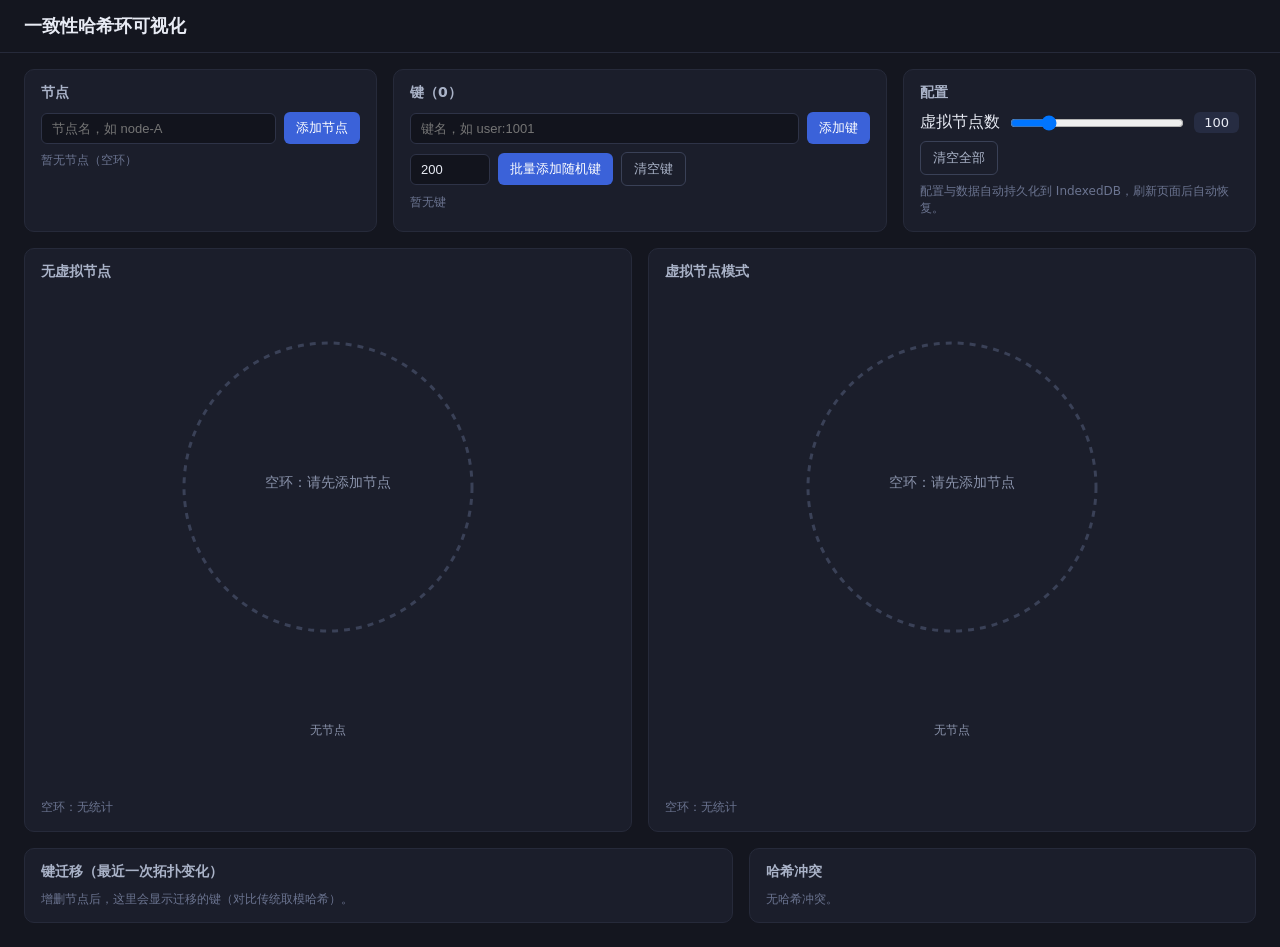
<file: index.html>
<!DOCTYPE html>
<html lang="zh-CN">
<head>
  <meta charset="UTF-8">
  <meta name="viewport" content="width=device-width, initial-scale=1.0">
  <title>一致性哈希环可视化</title>
  <link rel="stylesheet" href="style.css">
</head>
<body>
  <header>
    <h1>一致性哈希环可视化</h1>
    <div id="status" class="status"></div>
  </header>

  <section class="controls">
    <div class="control-group">
      <h2>节点</h2>
      <div class="row">
        <input id="node-input" type="text" placeholder="节点名，如 node-A">
        <button id="add-node">添加节点</button>
      </div>
      <div id="node-list" class="list"></div>
    </div>

    <div class="control-group">
      <h2>键（<span id="key-count-label">0</span>）</h2>
      <div class="row">
        <input id="key-input" type="text" placeholder="键名，如 user:1001">
        <button id="add-key">添加键</button>
      </div>
      <div class="row">
        <input id="batch-count" type="number" value="200" min="1" max="5000">
        <button id="add-keys-batch">批量添加随机键</button>
        <button id="clear-keys" class="ghost">清空键</button>
      </div>
      <div id="key-list" class="list tall"></div>
    </div>

    <div class="control-group">
      <h2>配置</h2>
      <div class="row">
        <label for="vnode-count">虚拟节点数</label>
        <input id="vnode-count" type="range" min="1" max="500" value="100">
        <span id="vnode-count-label" class="badge">100</span>
      </div>
      <div class="row">
        <button id="clear-all" class="ghost danger">清空全部</button>
      </div>
      <p class="hint">配置与数据自动持久化到 IndexedDB，刷新页面后自动恢复。</p>
    </div>
  </section>

  <section class="rings">
    <div class="ring-panel">
      <h2>无虚拟节点</h2>
      <canvas id="ring-plain" class="ring"></canvas>
      <canvas id="balance-plain" class="balance"></canvas>
      <div id="stats-plain" class="stats"></div>
    </div>
    <div class="ring-panel">
      <h2>虚拟节点模式</h2>
      <canvas id="ring-vnode" class="ring"></canvas>
      <canvas id="balance-vnode" class="balance"></canvas>
      <div id="stats-vnode" class="stats"></div>
    </div>
  </section>

  <section class="logs">
    <div class="log-panel">
      <h2>键迁移（最近一次拓扑变化）</h2>
      <div id="migration-log"></div>
    </div>
    <div class="log-panel">
      <h2>哈希冲突</h2>
      <div id="collision-log"></div>
    </div>
  </section>

  <div id="tooltip" class="tooltip"></div>

  <script src="js/hashring.js"></script>
  <script src="js/db.js"></script>
  <script src="js/viz.js"></script>
  <script src="js/app.js"></script>
</body>
</html>
</file>
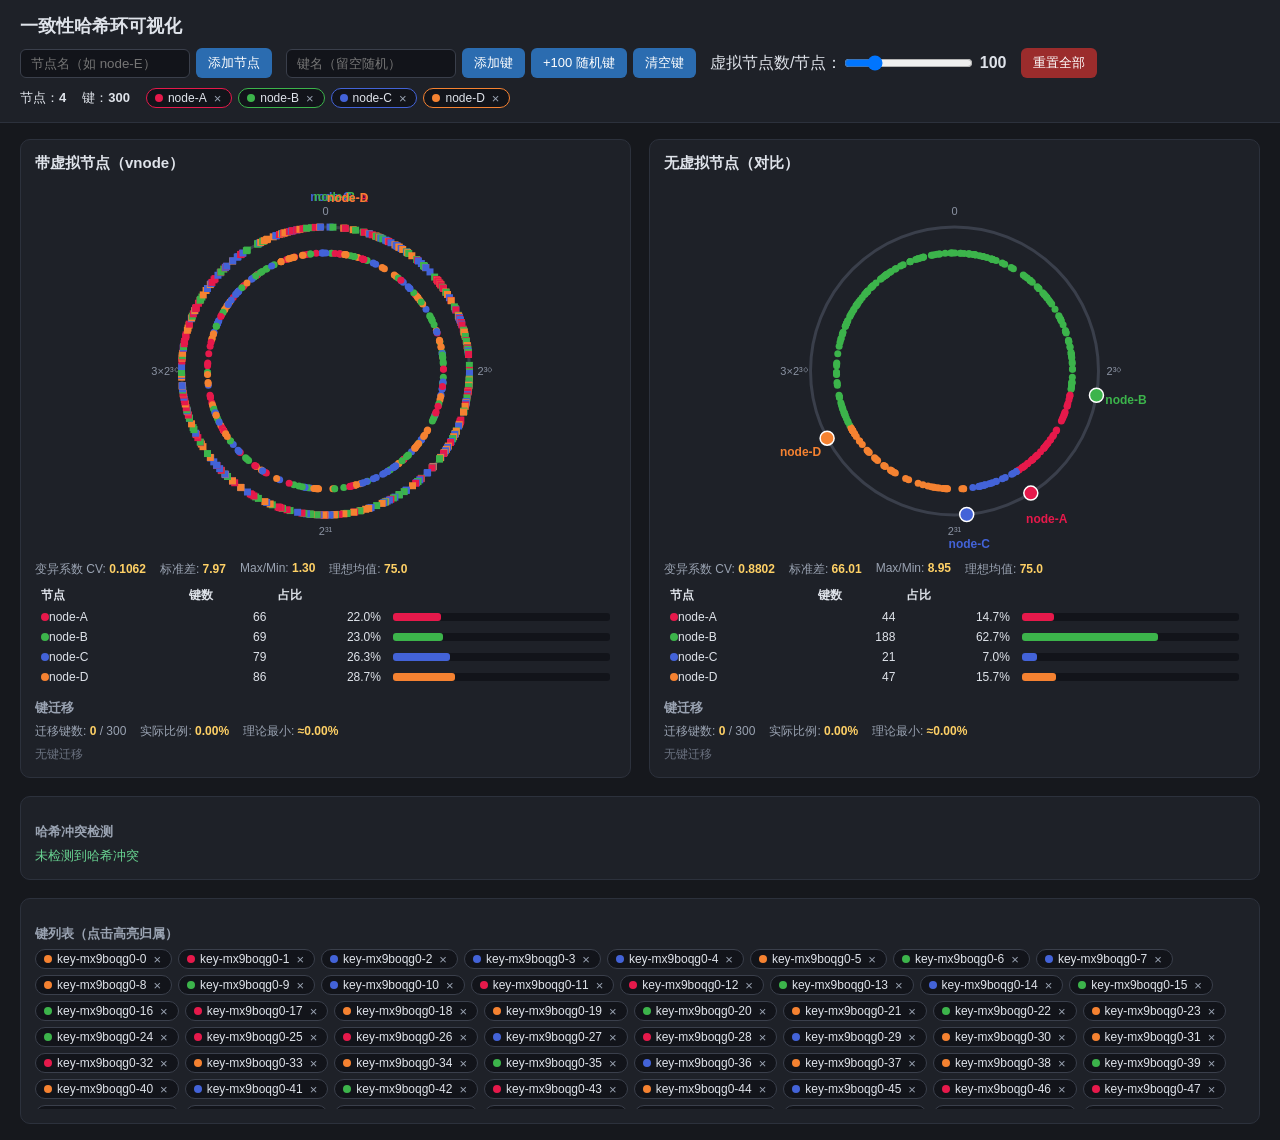
<file: hashring-viz/index.html>
<!DOCTYPE html>
<html lang="zh-CN">
<head>
<meta charset="UTF-8">
<meta name="viewport" content="width=device-width, initial-scale=1.0">
<title>一致性哈希环可视化</title>
<link rel="stylesheet" href="css/style.css">
</head>
<body>
<header>
  <h1>一致性哈希环可视化</h1>
  <div class="controls">
    <div class="control-group">
      <input id="node-input" type="text" placeholder="节点名（如 node-E）">
      <button id="btn-add-node">添加节点</button>
    </div>
    <div class="control-group">
      <input id="key-input" type="text" placeholder="键名（留空随机）">
      <button id="btn-add-key">添加键</button>
      <button id="btn-add-100-keys">+100 随机键</button>
      <button id="btn-clear-keys">清空键</button>
    </div>
    <div class="control-group">
      <label>虚拟节点数/节点：<input id="vnode-slider" type="range" min="1" max="500" value="100" step="1">
      <b id="vnode-count-label">100</b></label>
    </div>
    <div class="control-group">
      <button id="btn-reset" class="danger">重置全部</button>
    </div>
  </div>
  <div class="meta">
    <span>节点：<b id="node-count">0</b></span>
    <span>键：<b id="key-count">0</b></span>
    <span id="node-list" class="chips"></span>
  </div>
</header>

<main>
  <section class="rings">
    <div class="ring-panel">
      <h2>带虚拟节点（<span class="vnode-echo">vnode</span>）</h2>
      <div class="canvas-wrap"><canvas id="ring-vnode"></canvas></div>
      <div id="stats-vnode" class="stats"></div>
      <h3>键迁移</h3>
      <div id="migration-vnode" class="migration"></div>
    </div>
    <div class="ring-panel">
      <h2>无虚拟节点（对比）</h2>
      <div class="canvas-wrap"><canvas id="ring-plain"></canvas></div>
      <div id="stats-plain" class="stats"></div>
      <h3>键迁移</h3>
      <div id="migration-plain" class="migration"></div>
    </div>
  </section>

  <section class="panel">
    <h3>哈希冲突检测</h3>
    <div id="collisions"></div>
  </section>

  <section class="panel">
    <h3>键列表（点击高亮归属）</h3>
    <div id="key-list" class="chips"></div>
  </section>
</main>

<div id="tooltip"></div>
<script type="module" src="js/app.js"></script>
</body>
</html>
</file>
<file: style.css>
* { box-sizing: border-box; }

body {
  margin: 0;
  font-family: system-ui, -apple-system, "Segoe UI", sans-serif;
  background: #14161f;
  color: #e8ebf4;
  min-height: 100vh;
}

header {
  display: flex;
  align-items: baseline;
  gap: 16px;
  padding: 14px 24px;
  border-bottom: 1px solid #262a3a;
}
header h1 { font-size: 18px; margin: 0; }

.status { font-size: 13px; color: #7fd18b; }
.status.error { color: #ef6f6f; }

.controls {
  display: grid;
  grid-template-columns: 1fr 1.4fr 1fr;
  gap: 16px;
  padding: 16px 24px;
}

.control-group, .ring-panel, .log-panel {
  background: #1b1e2b;
  border: 1px solid #262a3a;
  border-radius: 10px;
  padding: 14px 16px;
}

h2 { font-size: 14px; margin: 0 0 10px; color: #aab3c8; font-weight: 600; }

.row { display: flex; gap: 8px; align-items: center; margin-bottom: 8px; }

input[type="text"], input[type="number"] {
  flex: 1;
  min-width: 0;
  background: #12141d;
  border: 1px solid #2e3347;
  border-radius: 6px;
  color: #e8ebf4;
  padding: 7px 10px;
  font-size: 13px;
}
input[type="number"] { max-width: 80px; }
input[type="range"] { flex: 1; }

button {
  background: #3b62d9;
  border: none;
  border-radius: 6px;
  color: #fff;
  padding: 7px 12px;
  font-size: 13px;
  cursor: pointer;
  white-space: nowrap;
}
button:hover { background: #4a70e8; }
button.ghost { background: transparent; border: 1px solid #3a4157; color: #aab3c8; }
button.ghost:hover { border-color: #5a6484; color: #e8ebf4; }
button.ghost.danger:hover { border-color: #ef6f6f; color: #ef6f6f; }

.badge {
  background: #262c42;
  border-radius: 6px;
  padding: 3px 10px;
  font-size: 13px;
  min-width: 40px;
  text-align: center;
}

.hint { font-size: 12px; color: #6b7490; margin: 8px 0 0; }
.muted { color: #6b7490; font-size: 12px; }
.warn { color: #ffd54a; font-size: 12px; margin-top: 4px; }

.list { max-height: 150px; overflow-y: auto; font-size: 13px; }
.list.tall { max-height: 220px; }

.node-item, .key-item {
  display: flex;
  align-items: center;
  gap: 8px;
  padding: 4px 6px;
  border-radius: 6px;
}
.key-item { cursor: pointer; }
.node-item:hover, .key-item:hover { background: #232738; }
.node-item .dot { width: 10px; height: 10px; border-radius: 50%; flex: none; }
.node-id, .key-name { flex: 1; overflow: hidden; text-overflow: ellipsis; white-space: nowrap; }
.node-item button, .key-item button {
  background: transparent;
  color: #6b7490;
  padding: 0 6px;
  font-size: 15px;
}
.node-item button:hover, .key-item button:hover { color: #ef6f6f; }

.rings {
  display: grid;
  grid-template-columns: 1fr 1fr;
  gap: 16px;
  padding: 0 24px 16px;
}
.ring-panel { display: flex; flex-direction: column; }
canvas.ring { width: 100%; height: 380px; }
canvas.balance { width: 100%; height: 110px; margin-top: 8px; }
.stats { font-size: 12.5px; color: #aab3c8; margin-top: 8px; line-height: 1.7; }
.stats b { color: #7fd18b; }

.logs {
  display: grid;
  grid-template-columns: 1.4fr 1fr;
  gap: 16px;
  padding: 0 24px 24px;
}
.mig-row { font-size: 13px; margin-bottom: 4px; }
.chips { display: flex; flex-wrap: wrap; gap: 6px; margin: 8px 0; }
.chip {
  background: #262c42;
  border-radius: 5px;
  padding: 2px 8px;
  font-size: 12px;
  font-family: ui-monospace, monospace;
}
details { font-size: 12.5px; color: #aab3c8; margin-top: 6px; }
summary { cursor: pointer; }
code { font-family: ui-monospace, monospace; color: #9ec1ff; }

.tooltip {
  display: none;
  position: fixed;
  background: #0d0f16;
  border: 1px solid #3a4157;
  border-radius: 6px;
  padding: 5px 10px;
  font-size: 12px;
  pointer-events: none;
  z-index: 10;
}

@media (max-width: 1000px) {
  .controls, .rings, .logs { grid-template-columns: 1fr; }
}
</file>
<file: hashring-viz/css/style.css>
* { box-sizing: border-box; }
body {
  margin: 0;
  font-family: -apple-system, "Segoe UI", "PingFang SC", "Microsoft YaHei", sans-serif;
  background: #16181d;
  color: #dfe3ea;
}
header {
  padding: 14px 20px;
  background: #1e2128;
  border-bottom: 1px solid #2c313c;
}
h1 { font-size: 18px; margin: 0 0 10px; }
h2 { font-size: 15px; margin: 0 0 8px; }
h3 { font-size: 13px; margin: 12px 0 6px; color: #9aa3b2; }
.controls { display: flex; flex-wrap: wrap; gap: 14px; align-items: center; }
.control-group { display: flex; gap: 6px; align-items: center; }
input[type="text"] {
  background: #12141a; color: #dfe3ea; border: 1px solid #3a3f4b;
  border-radius: 6px; padding: 6px 10px; width: 170px; outline: none;
}
input[type="range"] { vertical-align: middle; }
button {
  background: #2b6cb0; color: #fff; border: none; border-radius: 6px;
  padding: 6px 12px; cursor: pointer; font-size: 13px;
}
button:hover { background: #3182ce; }
button.danger { background: #9b2c2c; }
button.danger:hover { background: #c53030; }
.meta { margin-top: 10px; display: flex; gap: 16px; align-items: center; flex-wrap: wrap; font-size: 13px; }

main { padding: 16px 20px; }
.rings { display: grid; grid-template-columns: 1fr 1fr; gap: 18px; }
@media (max-width: 1100px) { .rings { grid-template-columns: 1fr; } }
.ring-panel, .panel {
  background: #1e2128; border: 1px solid #2c313c; border-radius: 10px; padding: 14px;
}
.panel { margin-top: 18px; }
.canvas-wrap { height: 380px; }
canvas { width: 100%; height: 100%; display: block; }

.stats .stat-summary, .migration .stat-summary {
  display: flex; flex-wrap: wrap; gap: 14px; font-size: 12px; color: #9aa3b2; margin-bottom: 6px;
}
.stats b, .migration b { color: #ffd166; }
.stat-table { width: 100%; border-collapse: collapse; font-size: 12px; }
.stat-table th, .stat-table td { padding: 3px 6px; text-align: left; }
.stat-table .num { text-align: right; font-variant-numeric: tabular-nums; }
.bar { background: #12141a; border-radius: 3px; height: 8px; min-width: 80px; }
.bar-fill { height: 100%; border-radius: 3px; }

.migration-list, .collision-list { margin: 4px 0 0; padding-left: 18px; font-size: 12px; }
.migration-list code { color: #ffd166; }
.collision-list li { color: #fc8181; }
.ok { color: #68d391; font-size: 13px; }
.muted { color: #6b7280; font-size: 12px; }

.chips { display: flex; flex-wrap: wrap; gap: 6px; }
.chip {
  display: inline-flex; align-items: center; gap: 5px;
  border: 1px solid #3a3f4b; border-radius: 999px; padding: 2px 8px;
  font-size: 12px; background: #12141a;
}
.key-chip { cursor: pointer; }
.key-chip.active { outline: 2px solid #ffd166; }
.chip-x {
  background: none; border: none; color: #9aa3b2; padding: 0 2px;
  font-size: 13px; line-height: 1; cursor: pointer;
}
.chip-x:hover { color: #fc8181; background: none; }
.dot { width: 8px; height: 8px; border-radius: 50%; display: inline-block; }

#key-list { max-height: 160px; overflow-y: auto; margin-top: 4px; }

#tooltip {
  display: none; position: fixed; pointer-events: none; z-index: 10;
  background: #0d0f13; border: 1px solid #3a3f4b; border-radius: 6px;
  padding: 8px 10px; font-size: 12px; max-width: 320px; line-height: 1.5;
}
</file>
